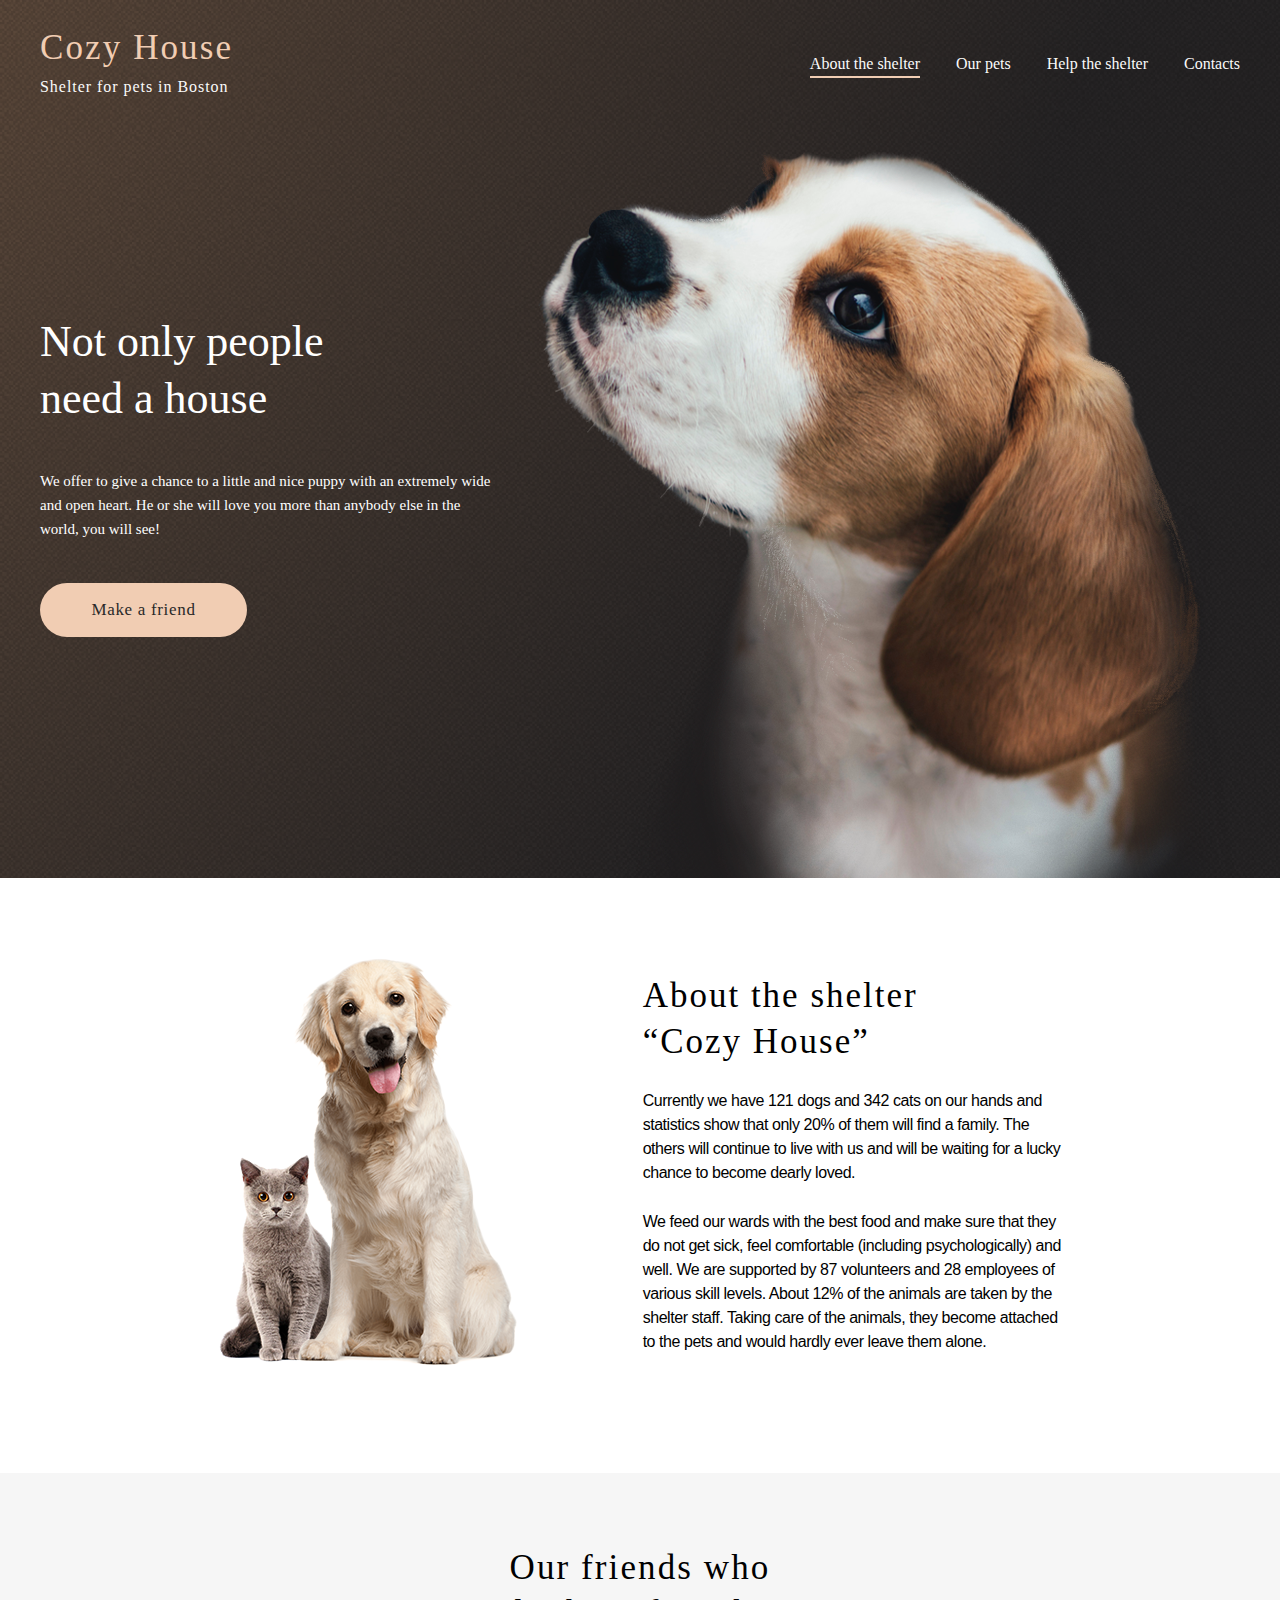
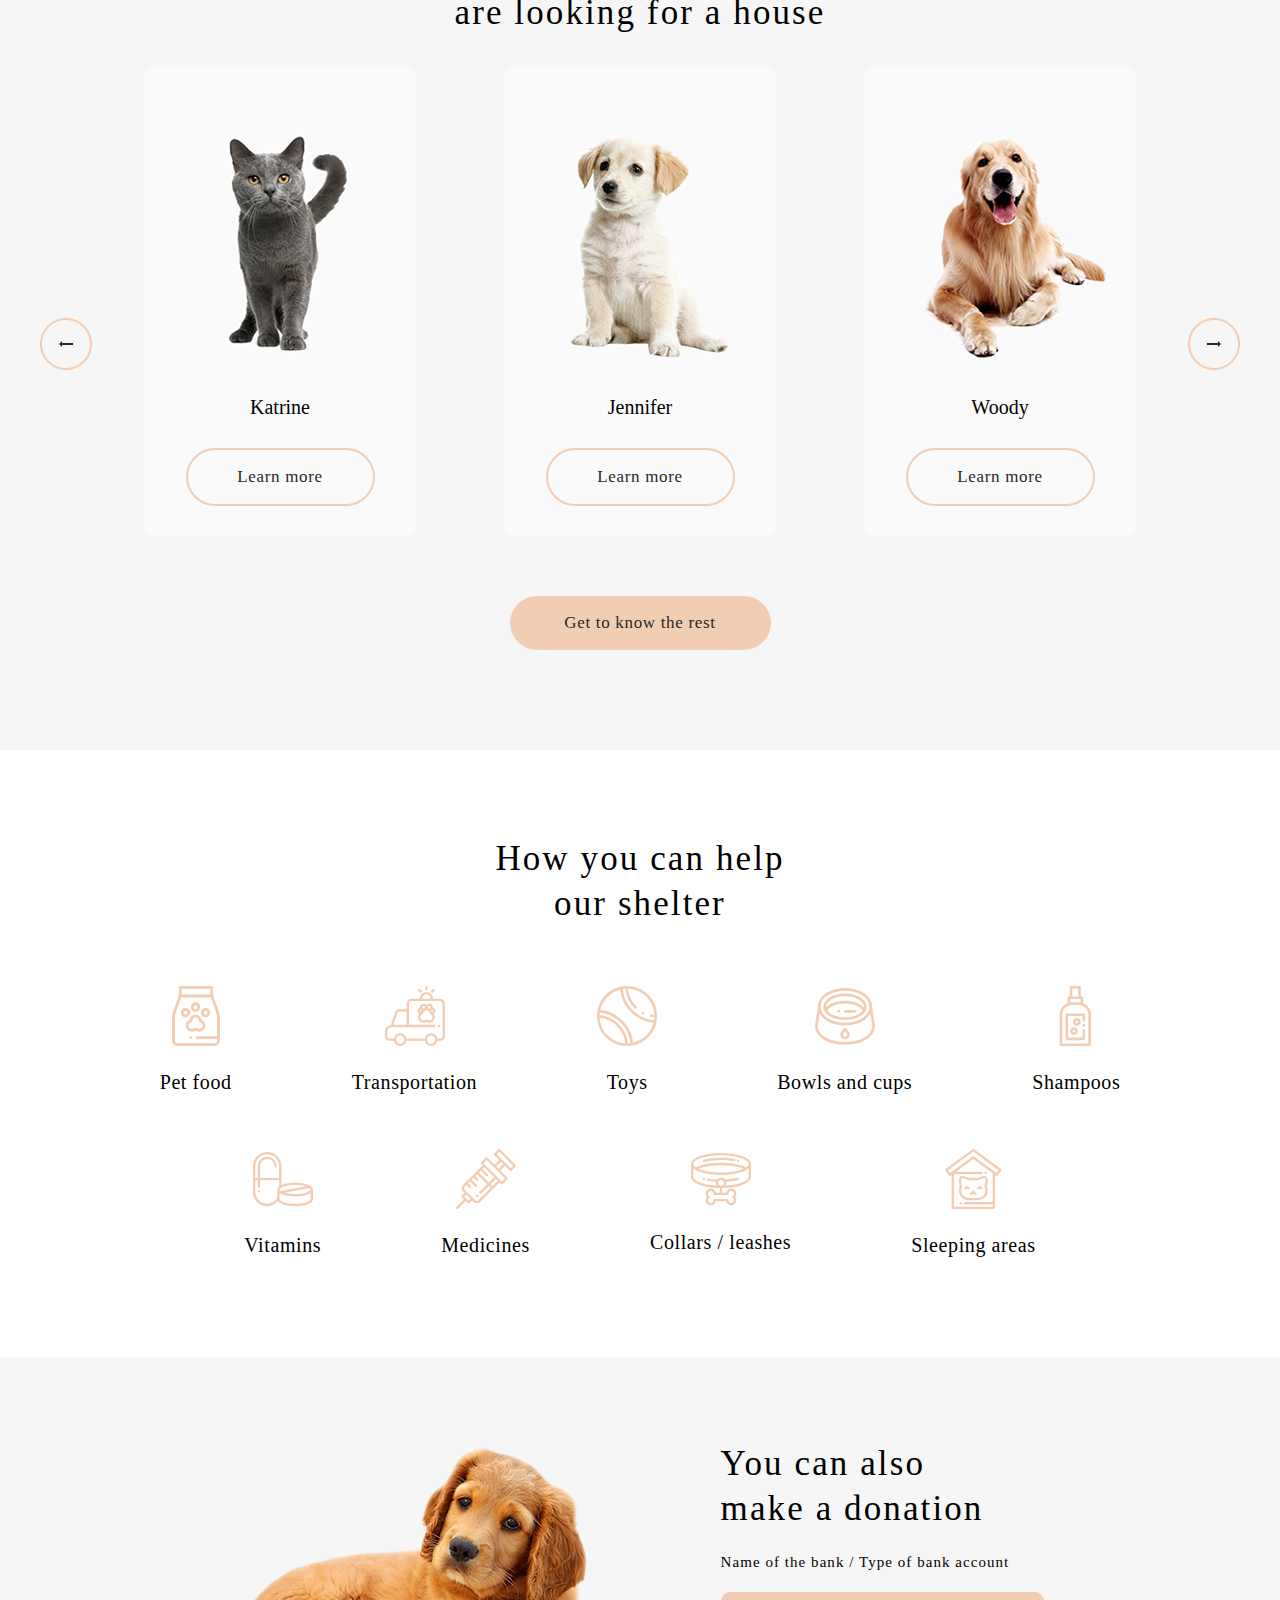
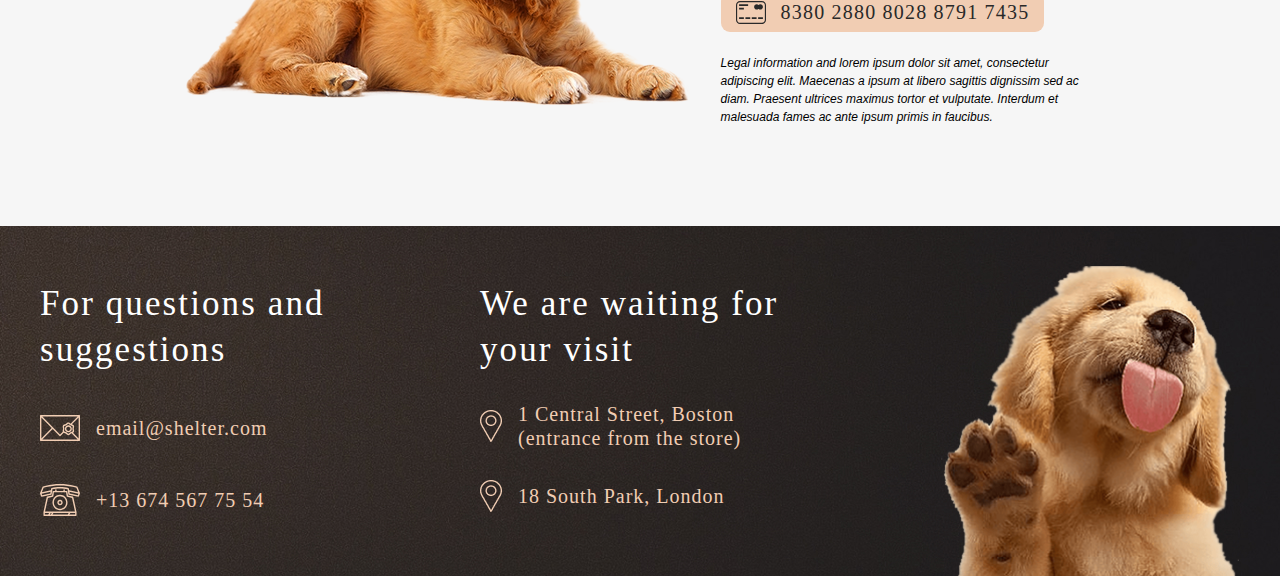
<file: shelter/pages/main/index.html>
<!DOCTYPE html>
<html lang="en">

<head>
  <meta charset="UTF-8">
  <meta http-equiv="X-UA-Compatible" content="IE=edge">
  <meta name="viewport" content="width=device-width, initial-scale=1.0">
  <link rel="normalize" href="./styles/normalize.css">
  <link rel="stylesheet" href="./styles/style.css">
  <link rel="icon" href="../../assets/icons/logo.ico">
  <title>Cozy House</title>
</head>
<body >
  <div class="wrapper">
  <header class="header" style="position: absolute;">
      <div class="container">
        <div class="header__navigation">
          <span class="container--hidden"></span>
          <a href="#" class="header__logo logo__hidden">
            <h1 class="title header__title">Cozy House</h1>
            <span>Shelter for pets in Boston</span>
          </a>
          <nav class="header__nav">
            <div class="header__logo">
              <a href="#">
                <h1 class="title header__title">Cozy House</h1>
                <span>Shelter for pets in Boston</span>
              </a>
            </div>
            <ul class="header__nav-list">
              <li class="header__nav-el active__page">
                <a href="../main/index.html#about" >About the shelter</a>
              </li>
              <li class="header__nav-el">
                <a href="../pets/index.html" >Our pets</a>
              </li>
              <li class="header__nav-el header__help">
                <a href="#help" >Help the shelter</a>
              </li>
              <li class="header__nav-el">
                <a href="#footer">Contacts</a>
              </li>
            </ul>
          </nav>
          <div class="header__burger">
            <span class="header__burger-item"></span>
          </div>
        </div>
      </div>
  </header>
  <main>
    <div class="start">
      <div class="start__container">
        <div class="start__container--left">
          <h2>Not only people need a house</h2>
          <div class="start__container--text">We offer to give a chance to a little and nice puppy with an extremely wide and open heart.
            He or she will love you more than anybody else in the world, you will see!</div>
          <a href="#friends" class="button__primary">Make a friend</a>
        </div>
        <div class="start__container--right">
          <img src="../../assets/images/start-screen-puppy.png" alt="puppy">
        </div>
      </div>
    </div>
    <div id="about" class="about">
      <div class="about__container">
        <div class="about__container--left">
          <img src="../../assets/images/about-pets.png" height = "408px" alt="pets">
        </div>
        <div class="about__container--right">
          <h3>About the shelter<br>“Cozy House”</h3>
          <div class="about__container--text">Currently we have 121 dogs and 342 cats on our hands and statistics show that only 20% of them will find a family. The others will continue to live with us and will be waiting for a lucky chance to become dearly loved.</div>
          <div class="about__container--text">We feed our wards with the best food and make sure that they do not get sick, feel comfortable (including psychologically) and well. We are supported by 87 volunteers and 28 employees of various skill levels. About 12% of the animals are taken by the shelter staff. Taking care of the animals, they become attached to the pets and would hardly ever leave them alone.</div>
        </div>
      </div>
    </div>
    <div id="friends" class="friends">
      <div class="friends__container">
        <h3>Our friends who <br> are looking for a house</h3>
        <div class="friends__wrapper">
          <div class="friends__container--arrow">
          </div>
          <div class="friends__slider">
            <div class="friends__slider--item" data-id="4">
              <div class="slider__image"></div>
              <img src="../../assets/images/pets/pets-katrine.png" alt="Katrine">
              <h4>Katrine</h4>
              <a href="#no_scroll" class="button__secondary">Learn more</a>
            </div>
            <div class="friends__slider--item" data-id="0">
              <div class="slider__image"></div>
              <img src="../../assets/images/pets/pets-jennifer.png" alt="Jennifer">
              <h4>Jennifer</h4>
              <a href="#no_scroll" class="button__secondary">Learn more</a>
            </div>
            <div class="friends__slider--item" data-id="2">
              <div class="slider__image"></div>
              <img src="../../assets/images/pets/pets-woody.png" alt="Woody">
              <h4>Woody</h4>
              <a href="#no_scroll" class="button__secondary">Learn more</a>
            </div>
          </div>
          <div class="friends__container--arrow arrow--right">
            </div>
            <div class="wrapper__arrows--mobile">
              <div class="friends__container--arrow active"></div>
              <div class="friends__container--arrow arrow--right active"></div>
            </div>
        </div>
        <a href="/s4mm4ael-JSFE2022Q1/shelter/pages/pets/index.html" class="button__primary">Get to know the rest</a>
      </div>
    </div>
    <div id="help" class="help">
      <div class="help__container">
        <h2>How you can help <br> our shelter</h2>
        <div class="help__container--wrapper">

            <div class="help__wrapper--item"><img src="../../assets/icons/icon-pet-food.svg" alt="icon"><p class="wrapper__item--text">Pet food</p></div>
            <div class="help__wrapper--item"><img src="../../assets/icons/icon-transportation.svg" alt="icon"><p class="wrapper__item--text">Transportation</p></div>
            <div class="help__wrapper--item"><img src="../../assets/icons/icon-toys.svg" alt="icon"><p class="wrapper__item--text">Toys</p></div>
            <div class="help__wrapper--item"><img src="../../assets/icons/icon-bowls-and-cups.svg" alt="icon"><p class="wrapper__item--text">Bowls and cups</p></div>
            <div class="help__wrapper--item"><img src="../../assets/icons/icon-shampoos.svg" alt="icon"><p class="wrapper__item--text">Shampoos</p></div>
            <div class="help__wrapper--item"><img src="../../assets/icons/icon-vitamins.svg" alt="icon"><p class="wrapper__item--text">Vitamins</p></div>
            <div class="help__wrapper--item"><img src="../../assets/icons/icon-medicines.svg" alt="icon"><p class="wrapper__item--text">Medicines</p></div>
            <div class="help__wrapper--item"><img src="../../assets/icons/collars-or-leashes.svg" alt="icon"><p class="wrapper__item--text">Collars / leashes</p></div>
            <div class="help__wrapper--item"><img src="../../assets/icons/icon-sleeping-area.svg" alt="icon"><p class="wrapper__item--text">Sleeping areas</p></div></div>
          </div>
        </div>
    <div class="donation">
      <div class="donation__container">
        <div class="donation__container--left">
          <img src="../../assets/images/donation-dog.png" alt="dog" >
        </div>
        <div class="donation__container--right">
          <h2>You can also <br> make a donation</h2>
          <p class="donation__container--banks">Name of the bank / Type of bank account</p>
          <div class="donation__container--account"><div class="donation__account--icon"><img src="../../assets/icons/credit-card.svg" alt="creditcard" height="23px"></div><a href="#!" class="donation__account--text">8380 2880 8028 8791 7435</a></div>
          <div class="donation__container--legal">Legal information and lorem ipsum dolor sit amet, consectetur adipiscing elit. Maecenas a ipsum at libero sagittis dignissim sed ac diam. Praesent ultrices maximus tortor et vulputate. Interdum et malesuada fames ac ante ipsum primis in faucibus.</div>
        </div>
      </div>
    </div>
    <footer class="footer">
      <div id="footer" class="footer__container">

        <div class="footer__container--left">
          <h3>For questions and suggestions</h3>
          <div class="footer__text">
            <img src="../../assets/icons/footer/icon-email.svg" alt="">
            <a href="mailto: email@shelter.com"><p>email@shelter.com</p></a>
          </div>
          <div class="footer__text">
            <img src="../../assets/icons/footer/icon-phone.svg" alt="">
            <a href="tel:+13 674 567 75 54"><p>+13 674 567 75 54</p></a>
          </div>
        </div>
          <div class="footer__container--center">
            <h3>We are waiting for your visit</h3>
            <div class="footer__text">
              <img src="../../assets/icons/footer/icon-marker.png" alt="">
              <a href="https://goo.gl/maps/eFMEPNtz32ZioJjEA" target="_blank"><p>1 Central Street, Boston <br> (entrance from the store)</p></a>
            </div>
            <div class="footer__text">
              <img src="../../assets/icons/footer/icon-marker.png" alt="">
              <a href="https://goo.gl/maps/91p9YNvcVtUgf6tk8" target="_blank"><p>18 South Park, London </p></a>
            </div>
          </div>
            <div class="footer__container--right">
            </div>
      </div>


    </footer>
    <div class="popup ">
      <div class="popup__body">
        <div class="popup__page">
          <div class="popup-wrapper">
            <img class="popup-wrapper__image"
            src="../../assets/images/pets/pets-charly.png" alt="Charly"></img>
            <div class="popup__content">
              <h3>Charly</h3>
              <h4>Jack Russell Terrier</h4>
              <div class="popup__text">
                This cute boy, Charly, is three years old and he likes adults and kids.
                He isn’t fond of many other dogs, so he might
                do best in a single dog home. Charly has lots of energy, and loves to run and play.
                We think a fenced yard would make him very happy.
              </div>
              <ul>
                <li><span>Age: </span></li>
                <li><span>Inoculations: </span></li>
                <li><span>Diseases: </span></li>
                <li><span>Parasites: </span></li>
              </ul>
            </div>
          </div>
          <div class="popup__close">
            <div class="popup__button">
              <img class="popup-close__button" src="../../assets/icons/close.svg" alt="">
            </div>
          </div>
        </div>
      </div>
    </div>
  </main>

  </div>
  <script src="./script.js"></script>
  <script src="./pets.js"></script>
</body>

</html>
</file>
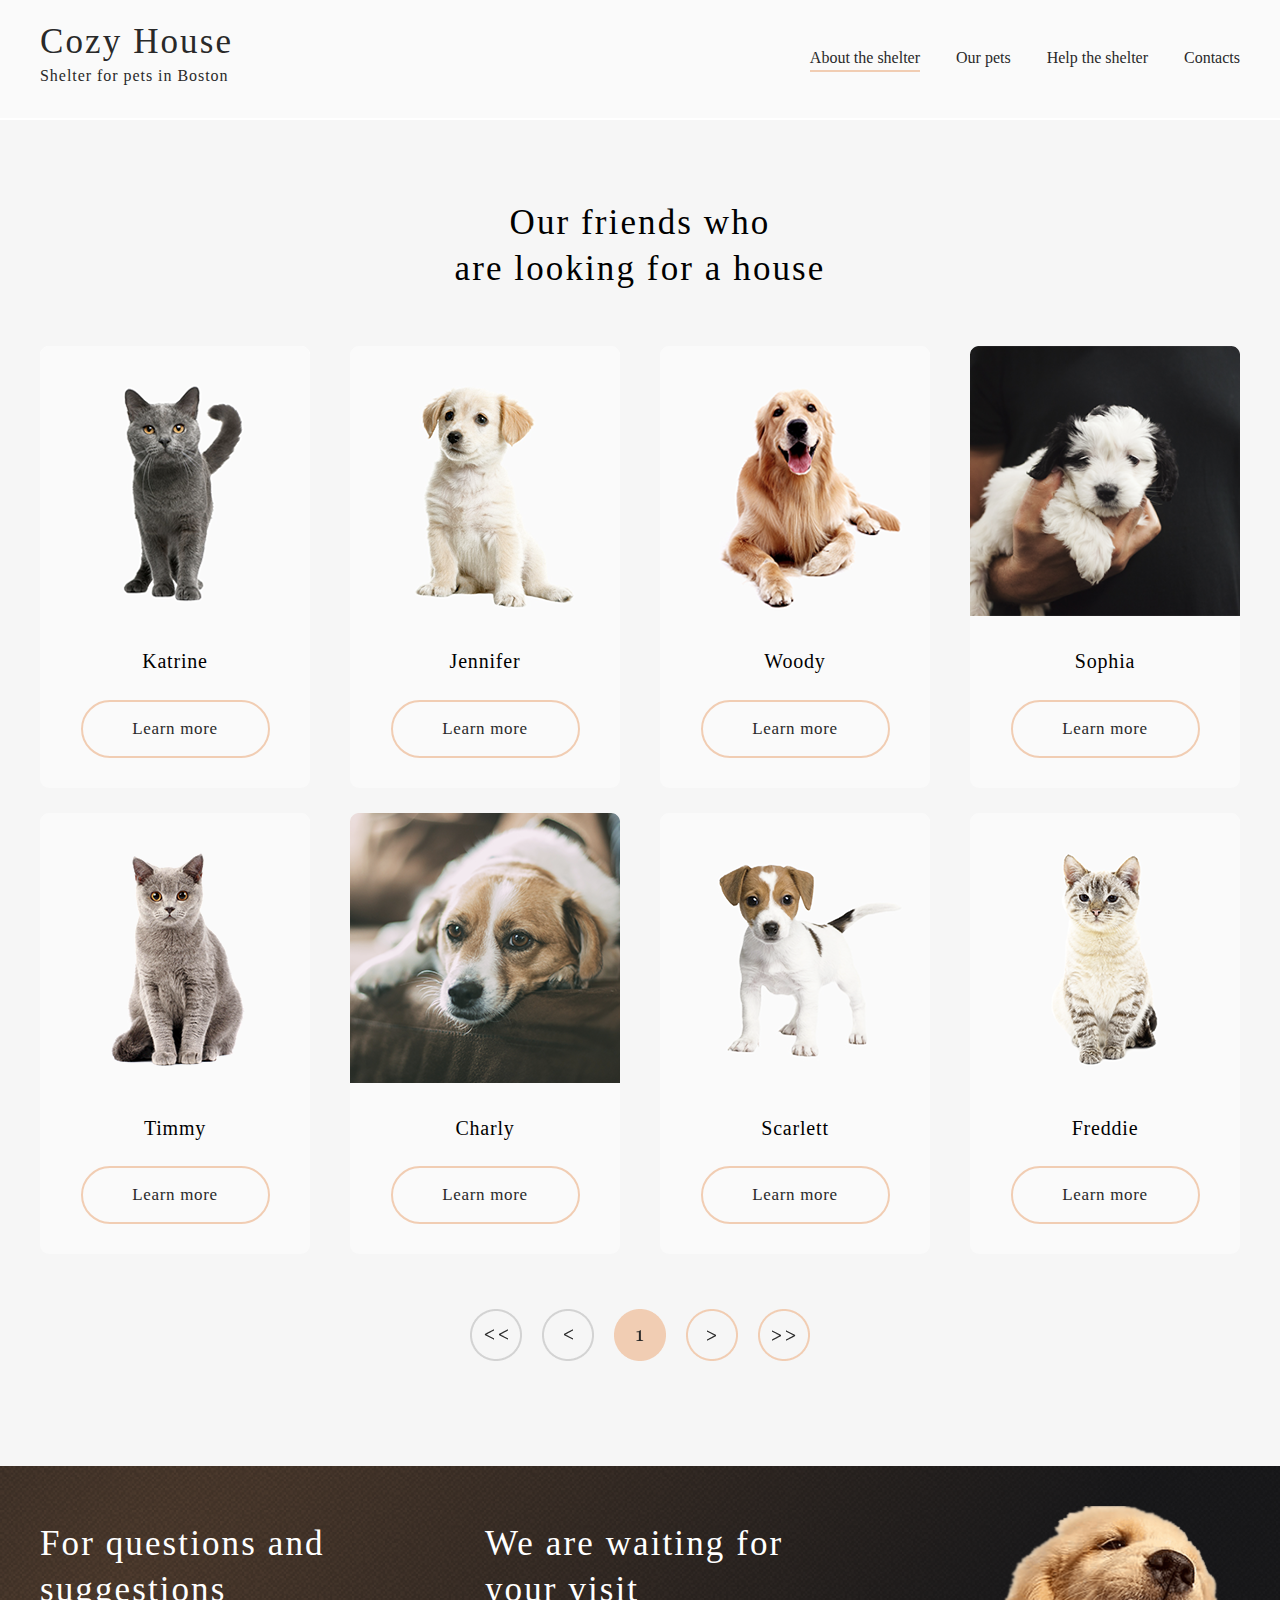
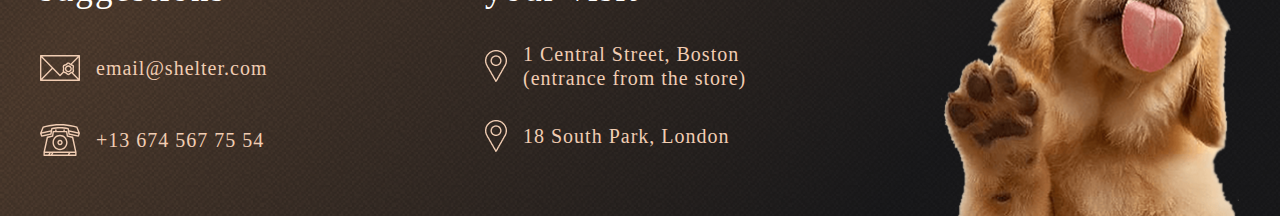
<file: shelter/pages/pets/index.html>
<!DOCTYPE html>
<html lang="en">

<head>
  <meta charset="UTF-8">
  <meta http-equiv="X-UA-Compatible" content="IE=edge">
  <meta name="viewport" content="width=device-width, initial-scale=1.0"">
  <link rel="normalize" href="./styles/normalize.css">
  <link rel="stylesheet" href="./styles/style.css">
  <link rel="icon" href="/s4mm4ael-JSFE2022Q1/shelter/assets/icons/logo.ico">
  <title>Cozy House - Our pets</title>
</head>
<body>
  <div class="wrapper">
    <header class="header" style="position: fixed;">
      <div class="container">
        <div class="header__navigation">
          <span class="container--hidden"></span>
          <a href="../main/index.html" class="header__logo logo__hidden">
            <h1 class="title header__title">Cozy House</h1>
            <span>Shelter for pets in Boston</span>
          </a>
          <nav class="header__nav">
            <div class="header__logo">
              <a href="#">
                <h1 class="title header__title">Cozy House</h1>
                <span>Shelter for pets in Boston</span>
              </a>
            </div>
            <ul class="header__nav-list">
              <li class="header__nav-el active__page">
                <a href="../main/index.html#about" >About the shelter</a>
              </li>
              <li class="header__nav-el">
                <a href="../pets/index.html" >Our pets</a>
              </li>
              <li class="header__nav-el header__help">
                <a href="../main/index.html#help" >Help the shelter</a>
              </li>
              <li class="header__nav-el">
                <a href="#footer">Contacts</a>
              </li>
            </ul>
          </nav>
          <div class="header__burger">
            <span class="header__burger-item"></span>
          </div>
        </div>
      </div>
  </header>
    <main>
      <div id="pets" class="pets">
        <div class="pets__container">
          <h3>Our friends who<br>are looking for a house</h3>
          <div class="pets__wrapper">
            <div class="pets__wrapper--item" data-id="4">
              <div class="pets__wrapper--image"><img src="../../assets/images/pets/pets-katrine.png" alt="Katrine"></div>
              <h4>Katrine</h4>
              <a href="#no_scroll" class="button__secondary">Learn more</a>
            </div>
            <div class="pets__wrapper--item" data-id="0">
              <div class="pets__wrapper--image"><img src="../../assets/images/pets/pets-jennifer.png" alt="Jennifer"></div>
              <h4>Jennifer</h4>
              <a href="#no_scroll" class="button__secondary">Learn more</a>
            </div>
            <div class="pets__wrapper--item" data-id="2">
              <div class="pets__wrapper--image"><img src="../../assets/images/pets/pets-woody.png" alt="Woody"></div>
              <h4>Woody</h4>
              <a href="#no_scroll" class="button__secondary">Learn more</a>
            </div>
            <div class="pets__wrapper--item" data-id="1">
              <div class="pets__wrapper--image"><img src="../../assets/images/pets/pets-sophia.png" alt="Sophia"></div>
              <h4>Sophia</h4>
              <a href="#no_scroll" class="button__secondary">Learn more</a>
            </div>
            <div class="pets__wrapper--item" data-id="5">
              <div class="pets__wrapper--image"><img src="../../assets/images/pets/pets-timmy.png" alt="Timmy"></div>
              <h4>Timmy</h4>
              <a href="#no_scroll" class="button__secondary">Learn more</a>
            </div>
            <div class="pets__wrapper--item " data-id="7">
              <div class="pets__wrapper--image"><img src="../../assets/images/pets/pets-charly.png" alt="Charly"></div>
              <h4>Charly</h4>
              <a href="#no_scroll" class="button__secondary ">Learn more</a>
            </div>
            <div class="pets__wrapper--item" data-id="3">
              <div class="pets__wrapper--image"><img src="../../assets/images/pets/pets-scarlet.png" alt="Scarlett"></div>
              <h4>Scarlett</h4>
              <a href="#no_scroll" class="button__secondary ">Learn more</a>
            </div>
            <div class="pets__wrapper--item" data-id="6">
              <div class="pets__wrapper--image"><img src="../../assets/images/pets/pets-freddie.png" alt="Freddie"></div>
              <h4>Freddie</h4>
              <a href="#no_scroll" class="button__secondary">Learn more</a>
            </div>
          </div>
          <div class="pets__navigation">
            <div class="pets__navigation--item disabled"><a href="#no_scroll"></a></div>
            <div class="pets__navigation--item disabled"><a href="#no_scroll"></a></div>
            <div class="pets__navigation--item"><a href="#no_scroll"></a></div>
            <div class="pets__navigation--item"><a href="#no_scroll"></a></div>
            <div class="pets__navigation--item"><a href="#no_scroll"></a></div>
          </div>
        </div>
      </div>
    </main>
    <footer class="footer">
      <div id="footer" class="footer__container">
        <div class="footer__container--left">
          <h3>For questions and suggestions</h3>
          <div class="footer__text">
            <img src="../../assets/icons/footer/icon-email.svg" alt="">
            <a href="mailto: email@shelter.com"><p>email@shelter.com</p></a>
          </div>
          <div class="footer__text">
            <img src="../../assets/icons/footer/icon-phone.svg" alt="">
            <a href="tel:+13 674 567 75 54"><p>+13 674 567 75 54</p></a>
          </div>
        </div>
          <div class="footer__container--center">
            <h3>We are waiting for your visit</h3>
            <div class="footer__text">
              <img src="../../assets/icons/footer/icon-marker.png" alt="">
              <a href="https://goo.gl/maps/eFMEPNtz32ZioJjEA" target="_blank"><p>1 Central Street, Boston <br> (entrance from the store)</p></a>
            </div>
            <div class="footer__text">
              <img src="../../assets/icons/footer/icon-marker.png" alt="">
              <a href="https://goo.gl/maps/91p9YNvcVtUgf6tk8" target="_blank"><p>18 South Park, London </p></a>
            </div>
          </div>
            <div class="footer__container--right">
            </div>
      </div>


    </footer>
    <div class="popup">
      <div class="popup__body">
        <div class="popup__page">
          <div class="popup-wrapper">
            <img class="popup-wrapper__image"
            src="../../assets/images/pets/pets-charly.png" alt="Charly"></img>
            <div class="popup__content">
              <h3>Charly</h3>
              <h4>Jack Russell Terrier</h4>
              <div class="popup__text">
                This cute boy, Charly, is three years old and he likes adults and kids.
                He isn’t fond of many other dogs, so he might
                do best in a single dog home. Charly has lots of energy, and loves to run and play.
                We think a fenced yard would make him very happy.
              </div>
              <ul>
                <li><span>Age: </span></li>
                <li><span>Inoculations: </span></li>
                <li><span>Diseases: </span></li>
                <li><span>Parasites: </span></li>
              </ul>
            </div>
          </div>
          <div class="popup__close">
            <div class="popup__button">
              <img class="popup-close__button" src="../../assets/icons/close.svg" alt="">
            </div>
          </div>
        </div>
      </div>
    </div>
  </div>

</body>
<script src="../pets/script.js">
</script>
<script src="../pets/pets.js"></script>
</html>
</file>
<file: shelter/pages/main/styles/style.css>
.header {
  left: 0;
  top: 0;
  z-index: 1;
  width: 100%;
  min-width: 320px;
  background-image: url(../../../assets/images/start-screen-gradient-background.png);
}

.header__title {
  margin-bottom: 10px;
  letter-spacing: 0.06em;
}

.header .container {
  padding: 0px 30px;
  max-width: 1280px;
  height: 100%;
  padding: 0px 40px;
  margin: 0 auto;
}

.header .container--hidden {
  display: none;
}

.header__navigation {
  display: -webkit-box;
  display: -ms-flexbox;
  display: flex;
  padding: 30px 0;
  -webkit-box-pack: justify;
      -ms-flex-pack: justify;
          justify-content: space-between;
}

.header .logo__hidden {
  -webkit-transition: all 0.3s ease 0s;
  transition: all 0.3s ease 0s;
}

.header .logo__hidden span {
  letter-spacing: 0.06em;
}

.header__nav {
  display: -webkit-box;
  display: -ms-flexbox;
  display: flex;
  -webkit-box-align: center;
      -ms-flex-align: center;
          align-items: center;
  -webkit-transition: all 0.3s ease 0s;
  transition: all 0.3s ease 0s;
}

.header__nav .header__logo {
  display: none;
}

.header__nav .header__logo span {
  letter-spacing: 0.06em;
}

.header__nav-list {
  display: -webkit-box;
  display: -ms-flexbox;
  display: flex;
  -webkit-column-gap: 36px;
          column-gap: 36px;
  list-style: none;
}

.header__nav-el a {
  -webkit-transition: all 0.3s ease;
  transition: all 0.3s ease;
  line-height: 18px;
}

.header__nav-el a:hover, .header__nav-el a:active {
  color: #B2B2B2;
}

.header .active__page {
  border-bottom: 2px solid #F1CDB3;
}

.header__burger {
  display: none;
}

.header__burger-item {
  background: #F1CDB3;
}

@media (max-width: 1279px) {
  .header__navigation {
    padding: 31px 0px 30px 0px;
  }
}

@media (max-width: 767px) {
  .header .active .container--hidden {
    content: '';
    position: fixed;
    top: 0;
    left: 0;
    width: 15%;
    height: 100vh;
    background-color: rgba(50, 50, 50, 0.6);
    display: block;
  }
  .header .active .logo__hidden {
    opacity: 0;
  }
  .header .active .header__nav {
    right: 0%;
  }
  .header .active .header__burger-item {
    -webkit-transform: rotate(90deg);
            transform: rotate(90deg);
  }
  .header__nav-el a {
    font-size: 32px;
  }
  .header__nav {
    position: absolute;
    top: 0;
    right: -100%;
    min-width: 320px;
    width: 85%;
    height: 100vh;
    min-height: 520px;
    background: #292929;
    overflow: hidden;
    display: -webkit-box;
    display: -ms-flexbox;
    display: flex;
    -webkit-box-orient: vertical;
    -webkit-box-direction: normal;
        -ms-flex-direction: column;
            flex-direction: column;
  }
  .header__nav .header__logo {
    display: block;
    top: 30px;
    left: 10px;
    position: absolute;
  }
  .header__nav .header__logo span {
    color: #F6F6F6;
  }
  .header__nav-list {
    -webkit-box-orient: vertical;
    -webkit-box-direction: normal;
        -ms-flex-direction: column;
            flex-direction: column;
    -webkit-box-pack: center;
        -ms-flex-pack: center;
            justify-content: center;
    width: 100%;
    height: 100%;
    row-gap: 70px;
    padding-top: 17px;
    -webkit-box-align: center;
        -ms-flex-align: center;
            align-items: center;
  }
  .header__burger {
    position: absolute;
    top: 49px;
    right: 53px;
    width: 30px;
    height: 22px;
    display: -webkit-box;
    display: -ms-flexbox;
    display: flex;
    -webkit-box-align: center;
        -ms-flex-align: center;
            align-items: center;
  }
  .header__burger-item {
    display: block;
    height: 2px;
    width: 30px;
    -webkit-transition: all 0.3s ease 0s;
    transition: all 0.3s ease 0s;
  }
  .header__burger-item::before, .header__burger-item::after {
    content: '';
    display: block;
    width: 30px;
    -webkit-transition: all 0.3s ease;
    transition: all 0.3s ease;
    height: 2px;
    background: #f1cdb3;
  }
  .header__burger-item::before {
    -webkit-transform: translateY(-10px);
            transform: translateY(-10px);
  }
  .header__burger-item::after {
    -webkit-transform: translateY(8px);
            transform: translateY(8px);
  }
}

@media (max-width: 338px) {
  .header .active .container--hidden {
    display: none;
  }
  .header .container {
    padding-left: 10px;
  }
}

.stop-scrolling {
  height: 100%;
  overflow: hidden;
}

.wrapper {
  position: relative;
  max-width: 1280px;
  overflow: hidden;
  height: 100%;
  background: #292929;
  margin: 0 auto;
}

.start {
  padding: 0 40px;
  padding-top: 150px;
  background-image: url(../../../assets/images/start-screen-gradient-background.png);
  background-repeat: no-repeat;
}

.start__container {
  display: -webkit-box;
  display: -ms-flexbox;
  display: flex;
  gap: 42px;
  color: #FFFFFF;
}

.start__container--left {
  display: -webkit-box;
  display: -ms-flexbox;
  display: flex;
  -webkit-box-orient: vertical;
  -webkit-box-direction: normal;
      -ms-flex-direction: column;
          flex-direction: column;
  margin-left: 0;
  max-width: 38%;
  padding-top: 163px;
}

.start__container--right {
  max-height: 728px;
}

.start__container h2 {
  font-size: 44px;
  max-width: 330px;
  line-height: 57.2px;
  padding-bottom: 42px;
}

.start__container--text {
  width: 100%;
  font-size: 15px;
  padding-bottom: 42px;
}

.about {
  padding: 80px 40px 100px 40px;
  background-color: #FFFFFF;
}

.about h3 {
  letter-spacing: 2px;
}

.about__container {
  display: -webkit-box;
  display: -ms-flexbox;
  display: flex;
  -ms-flex-pack: distribute;
      justify-content: space-around;
  -webkit-column-gap: 14.8%;
          column-gap: 14.8%;
  padding: 0 14.8%;
}

.about__container--right {
  display: -webkit-box;
  display: -ms-flexbox;
  display: flex;
  -webkit-box-orient: vertical;
  -webkit-box-direction: normal;
      -ms-flex-direction: column;
          flex-direction: column;
  height: 380px;
  gap: 25px;
  padding-top: 15px;
}

.about__container--text {
  width: 430px;
  font-family: Arial, Helvetica, sans-serif;
  line-height: 24px;
  letter-spacing: -0.028em;
}

.friends {
  background-color: #F6F6F6;
  padding: 5.6% 3.125% 7.81% 3.125%;
}

.friends .wrapper__arrows--mobile {
  display: none;
}

.friends__container {
  display: -webkit-box;
  display: -ms-flexbox;
  display: flex;
  -webkit-box-orient: vertical;
  -webkit-box-direction: normal;
      -ms-flex-direction: column;
          flex-direction: column;
  -webkit-box-align: center;
      -ms-flex-align: center;
          align-items: center;
}

.friends__container h3 {
  text-align: center;
  margin: 0 auto;
  letter-spacing: 0.06em;
}

.friends__container .button__primary {
  width: 261px;
}

.friends__container--arrow {
  overflow: hidden;
  display: block;
  margin-top: 25px;
  height: 52px;
  width: 52px;
  background-image: url(../../../assets/icons/button_arrow.png);
  background-size: cover;
}

.friends__container--arrow:hover, .friends__container--arrow:active {
  background-image: url(../../../assets/icons/button_arrow_hover.svg);
  -webkit-transition: 0.3s;
  transition: 0.3s;
}

.friends__container .arrow--right {
  -webkit-transform: rotate(180deg);
          transform: rotate(180deg);
}

.friends__wrapper {
  display: -webkit-box;
  display: -ms-flexbox;
  display: flex;
  -webkit-box-orient: horizontal;
  -webkit-box-direction: normal;
      -ms-flex-direction: row;
          flex-direction: row;
  -webkit-box-align: center;
      -ms-flex-align: center;
          align-items: center;
  margin-top: 2.5%;
  gap: 53px;
}

.friends__slider {
  display: -webkit-box;
  display: -ms-flexbox;
  display: flex;
  gap: 90px;
}

.friends__slider--item {
  display: -webkit-box;
  display: -ms-flexbox;
  display: flex;
  -webkit-box-orient: vertical;
  -webkit-box-direction: normal;
      -ms-flex-direction: column;
          flex-direction: column;
  -webkit-box-align: center;
      -ms-flex-align: center;
          align-items: center;
  -webkit-box-pack: center;
      -ms-flex-pack: center;
          justify-content: center;
  gap: 30px;
  background-color: #FAFAFA;
  padding-bottom: 30px;
  border-radius: 9px;
  margin-bottom: 60px;
}

.friends__slider--item:active, .friends__slider--item:hover {
  cursor: pointer;
  background-color: #FFFFFF;
}

.friends__slider--item:active .button__secondary, .friends__slider--item:hover .button__secondary {
  background-color: #FDDCC4;
  -webkit-transition: 0.3s;
  transition: 0.3s;
}

.friends__slider--item img {
  width: 100%;
}

.help {
  display: -webkit-box;
  display: -ms-flexbox;
  display: flex;
  -webkit-box-orient: vertical;
  -webkit-box-direction: normal;
      -ms-flex-direction: column;
          flex-direction: column;
  -webkit-box-align: center;
      -ms-flex-align: center;
          align-items: center;
  max-height: 611px;
  padding: 6.7% 0 7.8%;
  background-color: #FFFFFF;
}

.help__container {
  display: -webkit-box;
  display: -ms-flexbox;
  display: flex;
  -webkit-box-orient: vertical;
  -webkit-box-direction: normal;
      -ms-flex-direction: column;
          flex-direction: column;
  -webkit-box-align: center;
      -ms-flex-align: center;
          align-items: center;
  width: 100%;
  gap: 60px;
  padding: 0 90px;
}

.help__container h2 {
  text-align: center;
  letter-spacing: 0.06em;
  line-height: 45px;
}

.help__container--wrapper {
  display: -webkit-box;
  display: -ms-flexbox;
  display: flex;
  -webkit-box-orient: horizontal;
  -webkit-box-direction: normal;
      -ms-flex-direction: row;
          flex-direction: row;
  -webkit-box-pack: center;
      -ms-flex-pack: center;
          justify-content: center;
  -webkit-box-align: center;
      -ms-flex-align: center;
          align-items: center;
  -ms-flex-wrap: wrap;
      flex-wrap: wrap;
  -webkit-column-gap: 120px;
          column-gap: 120px;
  row-gap: 55px;
}

.help__container .wrapper__item--text {
  font-size: 20px;
  line-height: 23px;
  letter-spacing: 0.03em;
}

.help__wrapper--item {
  display: -webkit-box;
  display: -ms-flexbox;
  display: flex;
  -webkit-box-orient: vertical;
  -webkit-box-direction: normal;
      -ms-flex-direction: column;
          flex-direction: column;
  -webkit-box-align: center;
      -ms-flex-align: center;
          align-items: center;
  gap: 25px;
}

.donation {
  width: 100%;
  background-color: #F6F6F6;
  padding: 89px 0px 100px;
}

.donation__account--icon {
  display: -webkit-box;
  display: -ms-flexbox;
  display: flex;
}

.donation__container {
  display: -webkit-box;
  display: -ms-flexbox;
  display: flex;
  -webkit-box-orient: horizontal;
  -webkit-box-direction: normal;
      -ms-flex-direction: row;
          flex-direction: row;
  padding: 0 14.5%;
  margin: 0 auto;
  gap: 30px;
}

.donation__container--account {
  display: -webkit-box;
  display: -ms-flexbox;
  display: flex;
  -webkit-box-align: center;
      -ms-flex-align: center;
          align-items: center;
  width: -webkit-fit-content;
  width: -moz-fit-content;
  width: fit-content;
  gap: 15px;
  padding: 8px 15px;
  background-color: #F1CDB3;
  border-radius: 9px;
}

.donation__container--account:hover, .donation__container--accountactive {
  background-color: #FDDCC4;
  -webkit-transition: 0.3s;
  transition: 0.3s;
}

.donation__container--legal {
  font-family: Arial, Helvetica, sans-serif;
  font-style: italic;
  font-size: 12px;
  line-height: 18px;
}

.donation__container--banks {
  font-size: 15px;
  line-height: 16.5px;
  letter-spacing: 0.07em;
}

.donation__container--right {
  display: -webkit-box;
  display: -ms-flexbox;
  display: flex;
  -webkit-box-orient: vertical;
  -webkit-box-direction: normal;
      -ms-flex-direction: column;
          flex-direction: column;
  gap: 22px;
}

.donation__container--right h2 {
  font-size: 35px;
  line-height: 45.5px;
  letter-spacing: 0.06em;
  margin-top: -5px;
}

.donation__account--text {
  font-size: 20px;
  letter-spacing: 0.06em;
  color: #292929;
}

.footer {
  background-image: url(../../../assets/images/start-screen-background.jpg);
  background-size: cover;
  padding: 40px 40px 0 40px;
}

.footer h3 {
  color: #FFFFFF;
  letter-spacing: 0.06em;
}

.footer p {
  color: #F1CDB3;
}

.footer__text {
  display: -webkit-box;
  display: -ms-flexbox;
  display: flex;
  -webkit-box-align: center;
      -ms-flex-align: center;
          align-items: center;
  font-size: 20px;
  letter-spacing: 0.05em;
}

.footer__text p {
  margin-left: 16px;
}

.footer__container {
  display: -webkit-box;
  display: -ms-flexbox;
  display: flex;
  -webkit-box-orient: horizontal;
  -webkit-box-direction: normal;
      -ms-flex-direction: row;
          flex-direction: row;
  -webkit-column-gap: 140px;
          column-gap: 140px;
}

.footer__container h3 {
  width: 300px;
}

.footer__container--left, .footer__container--center {
  padding-top: 15px;
  width: -webkit-max-content;
  width: -moz-max-content;
  width: max-content;
  display: -webkit-box;
  display: -ms-flexbox;
  display: flex;
  -webkit-box-orient: vertical;
  -webkit-box-direction: normal;
      -ms-flex-direction: column;
          flex-direction: column;
  justify-items: flex-start;
  gap: 40px;
}

.footer__container--center {
  gap: 30px;
}

.footer__container--right {
  background: url(../../../assets/images/footer-puppy.png);
  background-size: cover;
  height: 310px;
  width: 300px;
  margin-left: 20px;
}

@media (max-width: 1279px) {
  .wrapper {
    width: 100%;
  }
  .start {
    display: -webkit-box;
    display: -ms-flexbox;
    display: flex;
    -webkit-box-align: start;
        -ms-flex-align: start;
            align-items: flex-start;
    background: url(../../../assets/images/start-screen-gradient-background.png);
    background-size: cover;
  }
  .start__container {
    margin: 0 auto;
    -webkit-box-pack: center;
        -ms-flex-pack: center;
            justify-content: center;
    -webkit-box-align: center;
        -ms-flex-align: center;
            align-items: center;
    -webkit-box-orient: vertical;
    -webkit-box-direction: normal;
        -ms-flex-direction: column;
            flex-direction: column;
  }
  .start__container--left {
    max-width: 460px;
    margin-bottom: 55px;
    padding-top: 0;
    margin-right: 10px;
  }
  .start__container--right {
    margin-left: 129px;
    max-height: 593px;
  }
  .start__container--right img {
    max-width: 569px;
  }
  .start__container .button__primary {
    margin: 0 auto;
  }
  .about {
    display: -webkit-box;
    display: -ms-flexbox;
    display: flex;
    padding: 70px 0 100px;
  }
  .about__container {
    margin: 0 auto;
    -webkit-box-orient: vertical;
    -webkit-box-direction: reverse;
        -ms-flex-direction: column-reverse;
            flex-direction: column-reverse;
    row-gap: 90px;
  }
  .about__container--left {
    display: -webkit-box;
    display: -ms-flexbox;
    display: flex;
    -webkit-box-align: center;
        -ms-flex-align: center;
            align-items: center;
  }
  .about__container--left img {
    margin: 0 auto;
  }
  .friends {
    padding: 0;
    padding-top: 85px;
    padding-bottom: 100px;
  }
  .friends__container {
    gap: 25px;
  }
  .friends__wrapper {
    margin: 0;
    gap: 12px;
  }
  .friends__wrapper__arrows--mobile {
    display: none;
  }
  .friends__slider {
    display: -webkit-box;
    display: -ms-flexbox;
    display: flex;
    gap: 42px;
  }
  .friends__slider--item {
    width: 270px;
  }
  .friends__slider--item:nth-child(3) {
    display: none;
  }
  .friends .button__primary {
    margin-top: 30px;
  }
  .help {
    max-height: 779px;
    padding-top: 80px;
  }
  .help__container {
    padding: 0;
    gap: 65px;
  }
  .help__container--wrapper {
    display: -ms-grid;
    display: grid;
    text-align: center;
    width: 700px;
    -ms-grid-columns: (170px)[3];
        grid-template-columns: repeat(3, 170px);
    -webkit-column-gap: 60px;
            column-gap: 60px;
    row-gap: 60px;
    -webkit-box-pack: center;
        -ms-flex-pack: center;
            justify-content: center;
  }
  .help__container--wrapper .wrapper__item--text {
    margin-top: 0;
  }
  .help__container--item {
    gap: 0px;
  }
  .donation {
    padding: 80px 0 90px;
  }
  .donation__container {
    -webkit-box-orient: vertical;
    -webkit-box-direction: reverse;
        -ms-flex-direction: column-reverse;
            flex-direction: column-reverse;
    width: auto;
    -webkit-box-align: center;
        -ms-flex-align: center;
            align-items: center;
    -webkit-box-pack: center;
        -ms-flex-pack: center;
            justify-content: center;
    padding-top: 45px;
    gap: 65px;
  }
  .donation__container--left {
    margin: 0 auto;
  }
  .donation__container--right {
    max-width: 380px;
    margin: 0 auto;
    gap: 20px;
  }
  .footer {
    padding-top: 15px;
  }
  .footer h3 {
    display: block;
    width: 300px;
  }
  .footer__container {
    width: auto;
    display: -ms-grid;
    display: grid;
    -ms-grid-columns: (245px)[2];
        grid-template-columns: repeat(2, 245px);
    -webkit-column-gap: 100px;
            column-gap: 100px;
    row-gap: 65px;
  }
  .footer__container--left {
    margin-left: 25px;
    gap: 40px;
  }
  .footer__container--center {
    padding-left: 20px;
  }
  .footer__container--right {
    margin: 0 auto;
    -ms-grid-column: 1;
    -ms-grid-column-span: 3;
    grid-column: 1/4;
  }
}

@media (max-width: 767px) {
  .wrapper {
    width: 100%;
  }
  .start__container {
    margin: 0 auto;
    -webkit-box-align: start;
        -ms-flex-align: start;
            align-items: flex-start;
  }
  .start__container--text {
    letter-spacing: 0.01em;
    margin-left: 5px;
  }
  .start__container--left {
    max-width: 300px;
    margin: 0 auto;
    padding-top: 0;
    text-align: center;
    -webkit-box-align: center;
        -ms-flex-align: center;
            align-items: center;
  }
  .start__container--left h2 {
    max-width: 230px;
    font-size: 25px;
    line-height: 32.5px;
    letter-spacing: 0.05em;
    margin-left: 6px;
  }
  .start__container--right {
    margin: 60px 40px -8px 50px;
  }
  .start__container--right img {
    height: 272px;
  }
  .start__container .button__primary {
    margin: 0 auto;
  }
  .about {
    display: -webkit-box;
    display: -ms-flexbox;
    display: flex;
    padding: 0;
  }
  .about__container {
    margin: 0 auto;
    -webkit-box-orient: vertical;
    -webkit-box-direction: reverse;
        -ms-flex-direction: column-reverse;
            flex-direction: column-reverse;
    row-gap: 90px;
    max-width: 300px;
    padding: 40px 0 0;
  }
  .about__container--text {
    max-width: 270px;
    text-align: justify;
  }
  .about__container--left {
    display: -webkit-box;
    display: -ms-flexbox;
    display: flex;
    -webkit-box-align: center;
        -ms-flex-align: center;
            align-items: center;
    text-align: center;
  }
  .about__container--left img {
    margin: 67px auto 0;
    height: 353px;
  }
  .about__container--right {
    padding: 0 15px;
  }
  .about__container--right h3 {
    text-align: center;
    font-size: 25px;
    line-height: 32.5px;
    letter-spacing: 0.05em;
  }
  .friends {
    padding-bottom: 42px;
  }
  .friends h3 {
    text-align: center;
    font-size: 25px;
    line-height: 32.5px;
    letter-spacing: 0.05em;
  }
  .friends .wrapper__arrows--mobile {
    display: -webkit-box;
    display: -ms-flexbox;
    display: flex;
  }
  .friends__container {
    gap: 15px;
  }
  .friends__container--arrow {
    display: none;
  }
  .friends__wrapper {
    -webkit-box-orient: vertical;
    -webkit-box-direction: normal;
        -ms-flex-direction: column;
            flex-direction: column;
    margin: 0;
  }
  .friends__slider {
    display: -webkit-box;
    display: -ms-flexbox;
    display: flex;
    gap: 42px;
    -webkit-box-ordinal-group: 1;
        -ms-flex-order: 0;
            order: 0;
  }
  .friends__slider--item {
    width: 270px;
    gap: 30px;
  }
  .friends__slider--item:nth-child(3), .friends__slider--item:nth-child(2) {
    display: none;
  }
  .friends .button__primary {
    margin-top: 26px;
  }
  .wrapper__arrows--mobile {
    display: -webkit-box;
    display: -ms-flexbox;
    display: flex;
    margin-top: -25px;
    gap: 80px;
  }
  .wrapper__arrows--mobile .active {
    display: block;
  }
  .help {
    padding: 40px 0 40px;
  }
  .help__container {
    gap: 0;
  }
  .help h2 {
    max-width: 230px;
    font-size: 25px;
    line-height: 32.5px;
    letter-spacing: 0.05em;
    margin-left: 6px;
  }
  .help__container--wrapper {
    -ms-grid-columns: (130px)[auto-fill];
        grid-template-columns: repeat(auto-fill, 130px);
    gap: 25px;
    margin-top: 42px;
    max-width: 300px;
  }
  .help__wrapper--item {
    margin-top: 3px;
    gap: 15px;
  }
  .help__wrapper--item img {
    height: 50px;
  }
  .help .wrapper__item--text {
    font-size: 15px;
  }
  .donation {
    padding: 50px 0 0 0;
  }
  .donation__container {
    padding: 0;
    gap: 0;
  }
  .donation__container--banks {
    letter-spacing: -0.01em;
    margin-bottom: 5px;
  }
  .donation__container--account {
    padding-top: 10px;
    margin: 0 auto 0;
  }
  .donation__container--legal {
    text-align: justify;
    width: 280px;
  }
  .donation__account--text {
    font-size: 15px;
  }
  .donation h2 {
    text-align: center;
    font-size: 25px;
    line-height: 32.5px;
  }
  .donation__container--right {
    text-align: center;
    -ms-grid-column-align: center;
        justify-self: center;
    max-width: 380px;
    margin-bottom: 42px;
  }
  .donation__container--left {
    margin-bottom: 38px;
  }
  .donation__container--left img {
    width: 260px;
  }
  .footer {
    padding: 15px 0 0 15px;
  }
  .footer__text {
    margin: 0 auto;
  }
  .footer__container {
    display: -webkit-box;
    display: -ms-flexbox;
    display: flex;
    max-width: 300px;
    -webkit-box-orient: vertical;
    -webkit-box-direction: normal;
        -ms-flex-direction: column;
            flex-direction: column;
    row-gap: 20px;
    margin-right: 20px;
  }
  .footer__container h3 {
    display: block;
    text-align: center;
    width: 278px;
    font-size: 25px;
    line-height: 32.5px;
    letter-spacing: 0.08em;
    margin-left: 5px;
  }
  .footer__container--left {
    margin: 0 auto;
  }
  .footer__container--center {
    padding-left: 0;
    margin: 0 auto;
    gap: 40px;
    margin-bottom: 20px;
  }
  .footer__container--center .footer__text {
    margin-left: 0;
  }
  .footer__container--right {
    height: 268px;
    width: 260px;
  }
}

@media (max-width: 320px) {
  .start__container--right {
    margin: 0;
  }
  .start__container--right img {
    height: 272px;
  }
}

.button__primary {
  display: block;
  width: 207px;
  padding: 15px 45px;
  font-size: 17px;
  color: #292929;
  text-align: center;
  vertical-align: middle;
  letter-spacing: 0.04em;
  border-radius: 30px;
  background-color: #F1CDB3;
}

.button__primary:hover, .button__primary:active, .button__primary:focus {
  background-color: #FDDCC4;
  -webkit-transition: 0.3s;
  transition: 0.3s;
}

.button__secondary {
  display: block;
  width: 189px;
  padding: 15px 45px;
  font-size: 17px;
  color: #292929;
  text-align: center;
  letter-spacing: 0.04em;
  border: 2px solid #F1CDB3;
  border-radius: 30px;
}

.button__secondary:hover, .button__secondary:active, .button__secondary:focus {
  background-color: #FDDCC4;
  -webkit-transition: 0.3s;
  transition: 0.3s;
}

.popup {
  position: fixed;
  top: 0;
  left: 0;
  opacity: 0;
  visibility: hidden;
  width: 100%;
  height: 100%;
  background-color: rgba(41, 41, 41, 0.6);
  -webkit-transition: all 1s ease 0s;
  transition: all 1s ease 0s;
}

.popup__body {
  display: -webkit-box;
  display: -ms-flexbox;
  display: flex;
  position: relative;
  -webkit-box-align: center;
      -ms-flex-align: center;
          align-items: center;
  -webkit-box-pack: center;
      -ms-flex-pack: center;
          justify-content: center;
  min-height: 100%;
}

.popup__page {
  background-color: #FAFAFA;
  position: relative;
  width: 900px;
  height: 500px;
  color: #292929;
  border-radius: 10px;
  opacity: 0;
  -webkit-transform: translate(0px, 150%);
          transform: translate(0px, 150%);
  -webkit-transition: all 1s ease;
  transition: all 1s ease;
}

.popup__page .open {
  opacity: 0;
}

.popup-wrapper {
  position: relative;
  display: -webkit-box;
  display: -ms-flexbox;
  display: flex;
  width: 100%;
  height: 100%;
}

.popup-wrapper__image {
  display: inline-block;
  border-radius: 10px 0 0 10px;
  width: 500px;
}

.popup__content {
  display: -webkit-box;
  display: -ms-flexbox;
  display: flex;
  -webkit-box-orient: vertical;
  -webkit-box-direction: normal;
      -ms-flex-direction: column;
          flex-direction: column;
  max-width: 351px;
  height: 362px;
  color: #292929;
  margin-top: 50px;
  margin-left: 30px;
  font-family: Georgia, "Times New Roman", Times, serif;
}

.popup__content ul {
  padding-left: 10px;
  list-style: none;
}

.popup__content li {
  padding-bottom: 5px;
  letter-spacing: 0.06em;
}

.popup__content li :before {
  content: '';
  display: inline-block;
  height: 8px;
  width: 8px;
  border-radius: 3px;
  background-color: #F1CDB3;
  margin-right: 15px;
}

.popup__content li span {
  font-weight: 600;
}

.popup h3 {
  margin-bottom: 10px;
  color: #292929;
  font-family: Georgia, "Times New Roman", Times, serif;
  letter-spacing: 0.06em;
}

.popup h4 {
  color: #292929;
  font-weight: 600;
  margin-bottom: 30px;
  letter-spacing: 0.06em;
}

.popup__text {
  margin-bottom: 20px;
  letter-spacing: 0.06em;
}

.popup__close {
  position: absolute;
  top: -55px;
  right: -35px;
}

.popup .popup__button {
  border-radius: 100px;
  height: 52px;
  width: 52px;
  font-family: Georgia, 'Times New Roman', Times, serif;
  font-size: 17px;
  font-weight: 400;
  letter-spacing: 0.06em;
  color: #292929;
  cursor: pointer;
  display: inline-block;
  line-height: 50px;
  text-align: center;
  text-decoration: none;
  border: 1px solid #F1CDB3;
}

.popup .popup__button:hover {
  background-color: #F1CDB3;
  -webkit-transition: 0.3s;
  transition: 0.3s;
}

.open {
  opacity: 1;
  visibility: visible;
  z-index: 10;
}

.open .popup__page {
  opacity: 1;
  -webkit-transform: translate(0px, 0%);
          transform: translate(0px, 0%);
}

@media (min-width: 768px) and (max-width: 1279px) {
  .popup__page {
    width: 630px;
    height: 350px;
  }
  .popup__content {
    height: 100%;
    margin: 0;
    margin-left: 5px;
    font-size: 15px;
  }
  .popup__content ul {
    line-height: 15px;
    margin-bottom: 0px;
  }
  .popup-wrapper__image {
    width: 350px;
    height: 350px;
  }
  .popup__text {
    line-height: 18px;
    margin-bottom: 10px;
  }
  .popup h3 {
    margin-bottom: 5px;
  }
  .popup h4 {
    margin-bottom: 10px;
  }
}

@media (max-width: 767px) {
  .popup__page {
    width: 240px;
    height: 341px;
  }
  .popup__content {
    height: 100%;
    margin: 0 0 10px 0;
    padding: 5px;
    font-size: 14px;
  }
  .popup__content ul {
    line-height: 10px;
    margin-bottom: 0px;
  }
  .popup__content ul li {
    padding-bottom: 0;
  }
  .popup-wrapper__image {
    display: none;
  }
  .popup__text {
    line-height: 15px;
    margin-bottom: 0;
  }
  .popup h3 {
    margin-top: 5px;
    margin-bottom: 5px;
    text-align: center;
    line-height: 15px;
  }
  .popup h4 {
    margin-bottom: 5px;
    text-align: center;
    line-height: 20px;
  }
}

.hover {
  background-color: #F1CDB3;
  -webkit-transition: 0.3s;
  transition: 0.3s;
}

* {
  -webkit-box-sizing: border-box;
          box-sizing: border-box;
  margin: 0;
  padding: 0;
  font-family: Georgia, "Times New Roman", Times, serif;
  font-weight: 400;
  line-height: 24px;
  outline: none;
}

html {
  scroll-behavior: smooth;
}

body {
  position: relative;
  margin: 0;
  background: #1d1b1b;
}

a {
  color: #FAFAFA;
  text-decoration: none;
}

h1 {
  font-size: 35px;
  color: #F1CDB3;
  line-height: 35.2px;
}

h2 {
  font-size: 35px;
  font-weight: 500;
}

h3 {
  font-size: 35px;
  line-height: 45.5px;
}

h4 {
  font-size: 20px;
  line-height: 22.72px;
}

@media (max-width: 1279px) {
  body {
    margin: 0 auto;
  }
  main {
    width: 100%;
  }
}

@media (max-width: 767px) {
  body {
    margin: 0 auto;
  }
}
/*# sourceMappingURL=style.css.map */
</file>
<file: shelter/pages/pets/styles/style.css>
.header {
  left: 0;
  top: 0;
  z-index: 1;
  width: 100%;
  min-width: 320px;
  background-color: #FAFAFA;
}

.header__title {
  color: #292929;
  margin-bottom: 10px;
  letter-spacing: 0.06em;
}

.header .container {
  padding: 0px 30px;
  max-width: 1280px;
  height: 100%;
  padding: 0px 40px;
  margin: 0 auto;
}

.header .container--hidden {
  display: none;
}

.header__navigation {
  display: -webkit-box;
  display: -ms-flexbox;
  display: flex;
  padding: 30px 0;
  -webkit-box-pack: justify;
      -ms-flex-pack: justify;
          justify-content: space-between;
}

.header .logo__hidden {
  color: #292929;
  -webkit-transition: all 0.3s ease 0s;
  transition: all 0.3s ease 0s;
}

.header .logo__hidden span {
  letter-spacing: 0.06em;
}

.header__nav {
  display: -webkit-box;
  display: -ms-flexbox;
  display: flex;
  -webkit-box-align: center;
      -ms-flex-align: center;
          align-items: center;
  -webkit-transition: all 0.3s ease 0s;
  transition: all 0.3s ease 0s;
}

.header__nav .header__logo {
  color: #292929;
  display: none;
}

.header__nav .header__logo span {
  letter-spacing: 0.06em;
}

.header__nav-list {
  display: -webkit-box;
  display: -ms-flexbox;
  display: flex;
  -webkit-column-gap: 36px;
          column-gap: 36px;
  list-style: none;
}

.header__nav-el a {
  color: #292929;
  -webkit-transition: all 0.3s ease;
  transition: all 0.3s ease;
  line-height: 18px;
}

.header__nav-el a:hover, .header__nav-el a:active {
  color: #B2B2B2;
}

.header .active__page {
  border-bottom: 2px solid #F1CDB3;
}

.header__burger {
  display: none;
}

.header__burger-item {
  background: #292929;
}

@media (max-width: 1279px) {
  .header__navigation {
    padding: 31px 0px 30px 0px;
  }
}

@media (max-width: 767px) {
  .header .active .container--hidden {
    content: '';
    position: fixed;
    top: 0;
    left: 0;
    width: 15%;
    height: 100vh;
    background-color: rgba(50, 50, 50, 0.6);
    display: block;
  }
  .header .active .logo__hidden {
    opacity: 0;
  }
  .header .active .header__nav {
    right: 0%;
  }
  .header .active .header__burger-item {
    -webkit-transform: rotate(90deg);
            transform: rotate(90deg);
  }
  .header__nav-el a {
    color: #292929;
    font-size: 32px;
  }
  .header__nav {
    position: absolute;
    top: 0;
    right: -100%;
    min-width: 320px;
    width: 85%;
    height: 100vh;
    min-height: 520px;
    background: #FAFAFA;
    overflow: hidden;
    display: -webkit-box;
    display: -ms-flexbox;
    display: flex;
    -webkit-box-orient: vertical;
    -webkit-box-direction: normal;
        -ms-flex-direction: column;
            flex-direction: column;
  }
  .header__nav .header__logo {
    display: block;
    top: 30px;
    left: 10px;
    position: absolute;
  }
  .header__nav .header__logo span {
    color: #292929;
  }
  .header__nav-list {
    -webkit-box-orient: vertical;
    -webkit-box-direction: normal;
        -ms-flex-direction: column;
            flex-direction: column;
    -webkit-box-pack: center;
        -ms-flex-pack: center;
            justify-content: center;
    width: 100%;
    height: 100%;
    row-gap: 70px;
    padding-top: 17px;
    -webkit-box-align: center;
        -ms-flex-align: center;
            align-items: center;
  }
  .header__burger {
    position: absolute;
    top: 49px;
    right: 53px;
    width: 30px;
    height: 22px;
    display: -webkit-box;
    display: -ms-flexbox;
    display: flex;
    -webkit-box-align: center;
        -ms-flex-align: center;
            align-items: center;
  }
  .header__burger-item {
    display: block;
    height: 2px;
    width: 30px;
    -webkit-transition: all 0.3s ease 0s;
    transition: all 0.3s ease 0s;
  }
  .header__burger-item::before, .header__burger-item::after {
    content: '';
    display: block;
    width: 30px;
    -webkit-transition: all 0.3s ease;
    transition: all 0.3s ease;
    height: 2px;
    background: #292929;
  }
  .header__burger-item::before {
    -webkit-transform: translateY(-10px);
            transform: translateY(-10px);
  }
  .header__burger-item::after {
    -webkit-transform: translateY(8px);
            transform: translateY(8px);
  }
}

@media (max-width: 338px) {
  .header .active .container--hidden {
    display: none;
  }
  .header .container {
    padding-left: 10px;
  }
}

.popup {
  position: fixed;
  top: 0;
  left: 0;
  opacity: 0;
  visibility: hidden;
  width: 100%;
  height: 100%;
  background-color: rgba(41, 41, 41, 0.6);
  -webkit-transition: all 1s ease 0s;
  transition: all 1s ease 0s;
}

.popup__body {
  display: -webkit-box;
  display: -ms-flexbox;
  display: flex;
  position: relative;
  -webkit-box-align: center;
      -ms-flex-align: center;
          align-items: center;
  -webkit-box-pack: center;
      -ms-flex-pack: center;
          justify-content: center;
  min-height: 100%;
}

.popup__page {
  background-color: #FAFAFA;
  position: relative;
  width: 900px;
  height: 500px;
  color: #292929;
  border-radius: 10px;
  opacity: 0;
  -webkit-transform: translate(0px, 150%);
          transform: translate(0px, 150%);
  -webkit-transition: all 1s ease;
  transition: all 1s ease;
}

.popup__page .open {
  opacity: 0;
}

.popup-wrapper {
  position: relative;
  display: -webkit-box;
  display: -ms-flexbox;
  display: flex;
  width: 100%;
  height: 100%;
}

.popup-wrapper__image {
  display: inline-block;
  border-radius: 10px 0 0 10px;
  width: 500px;
}

.popup__content {
  display: -webkit-box;
  display: -ms-flexbox;
  display: flex;
  -webkit-box-orient: vertical;
  -webkit-box-direction: normal;
      -ms-flex-direction: column;
          flex-direction: column;
  max-width: 351px;
  height: 362px;
  color: #292929;
  margin-top: 50px;
  margin-left: 30px;
  font-family: Georgia, "Times New Roman", Times, serif;
}

.popup__content ul {
  padding-left: 10px;
  list-style: none;
}

.popup__content li {
  padding-bottom: 5px;
  letter-spacing: 0.06em;
}

.popup__content li :before {
  content: '';
  display: inline-block;
  height: 8px;
  width: 8px;
  border-radius: 3px;
  background-color: #F1CDB3;
  margin-right: 15px;
}

.popup__content li span {
  font-weight: 600;
}

.popup h3 {
  margin-bottom: 10px;
  color: #292929;
  font-family: Georgia, "Times New Roman", Times, serif;
  letter-spacing: 0.06em;
}

.popup h4 {
  color: #292929;
  font-weight: 600;
  margin-bottom: 30px;
  letter-spacing: 0.06em;
}

.popup__text {
  margin-bottom: 20px;
  letter-spacing: 0.06em;
}

.popup__close {
  position: absolute;
  top: -55px;
  right: -35px;
}

.popup .popup__button {
  border-radius: 100px;
  height: 52px;
  width: 52px;
  font-family: Georgia, 'Times New Roman', Times, serif;
  font-size: 17px;
  font-weight: 400;
  letter-spacing: 0.06em;
  color: #292929;
  cursor: pointer;
  display: inline-block;
  line-height: 50px;
  text-align: center;
  text-decoration: none;
  border: 1px solid #F1CDB3;
}

.popup .popup__button:hover {
  background-color: #F1CDB3;
  -webkit-transition: 0.3s;
  transition: 0.3s;
}

.open {
  opacity: 1;
  visibility: visible;
  z-index: 10;
}

.open .popup__page {
  opacity: 1;
  -webkit-transform: translate(0px, 0%);
          transform: translate(0px, 0%);
}

@media (min-width: 768px) and (max-width: 1279px) {
  .popup__page {
    width: 630px;
    height: 350px;
  }
  .popup__content {
    height: 100%;
    margin: 0;
    margin-left: 5px;
    font-size: 15px;
  }
  .popup__content ul {
    line-height: 15px;
    margin-bottom: 0px;
  }
  .popup-wrapper__image {
    width: 350px;
    height: 350px;
  }
  .popup__text {
    line-height: 18px;
    margin-bottom: 10px;
  }
  .popup h3 {
    margin-bottom: 5px;
  }
  .popup h4 {
    margin-bottom: 10px;
  }
}

@media (max-width: 767px) {
  .popup__page {
    width: 240px;
    height: 341px;
  }
  .popup__content {
    height: 100%;
    margin: 0 0 10px 0;
    padding: 5px;
    font-size: 14px;
  }
  .popup__content ul {
    line-height: 10px;
    margin-bottom: 0px;
  }
  .popup__content ul li {
    padding-bottom: 0;
  }
  .popup-wrapper__image {
    display: none;
  }
  .popup__text {
    line-height: 15px;
    margin-bottom: 0;
  }
  .popup h3 {
    margin-top: 5px;
    margin-bottom: 5px;
    text-align: center;
    line-height: 15px;
  }
  .popup h4 {
    margin-bottom: 5px;
    text-align: center;
    line-height: 20px;
  }
}

.hover {
  background-color: #F1CDB3;
  -webkit-transition: 0.3s;
  transition: 0.3s;
}

.pets__wrapper, .pets__navigation {
  display: -webkit-box;
  display: -ms-flexbox;
  display: flex;
  -webkit-box-align: center;
      -ms-flex-align: center;
          align-items: center;
}

.wrapper {
  position: relative;
  max-width: 1280px;
  overflow: hidden;
  width: 100%;
  height: 100%;
  background: #FFFFFF;
  margin: 0 auto;
}

main {
  margin-top: 120px;
}

.pets {
  padding: 65px 40px 90px 40px;
  background-color: #F6F6F6;
}

.pets__container {
  display: -webkit-box;
  display: -ms-flexbox;
  display: flex;
  -webkit-box-orient: vertical;
  -webkit-box-direction: normal;
      -ms-flex-direction: column;
          flex-direction: column;
  -webkit-box-align: center;
      -ms-flex-align: center;
          align-items: center;
  padding: 15px 0;
  gap: 55px;
}

.pets h3 {
  text-align: center;
  letter-spacing: 0.06em;
}

.pets__wrapper {
  -webkit-box-orient: horizontal;
  -webkit-box-direction: normal;
      -ms-flex-direction: row;
          flex-direction: row;
  -ms-flex-wrap: wrap;
      flex-wrap: wrap;
  -webkit-column-gap: 40px;
          column-gap: 40px;
  row-gap: 25px;
}

.pets__wrapper--item {
  display: -webkit-box;
  display: -ms-flexbox;
  display: flex;
  -webkit-box-orient: vertical;
  -webkit-box-direction: normal;
      -ms-flex-direction: column;
          flex-direction: column;
  -webkit-box-align: center;
      -ms-flex-align: center;
          align-items: center;
  -webkit-box-pack: center;
      -ms-flex-pack: center;
          justify-content: center;
  gap: 27px;
  letter-spacing: 0.05em;
  background-color: #FAFAFA;
  padding-bottom: 30px;
  border-radius: 9px;
}

.pets__wrapper--item:active, .pets__wrapper--item:hover {
  cursor: pointer;
  background-color: #FFFFFF;
}

.pets__wrapper--item:active .button__secondary, .pets__wrapper--item:hover .button__secondary {
  background-color: #FDDCC4;
  -webkit-transition: 0.3s;
  transition: 0.3s;
}

.pets__wrapper--item img {
  max-height: 270px;
}

.pets__navigation {
  -webkit-box-orient: horizontal;
  -webkit-box-direction: normal;
      -ms-flex-direction: row;
          flex-direction: row;
  gap: 20px;
}

.pets__navigation--item {
  display: block;
  height: 52px;
  width: 52px;
}

.pets__navigation--item:nth-child(1) {
  background-image: url(../../../assets/icons/button_paginator_double.png);
  -webkit-transform: rotate(180deg);
          transform: rotate(180deg);
}

.pets__navigation--item:nth-child(2) {
  background-image: url(../../../assets/icons/button_paginator.png);
  -webkit-transform: rotate(180deg);
          transform: rotate(180deg);
}

.pets__navigation--item:nth-child(3) {
  background-image: url(../../../assets/icons/button_paginator_active.png);
}

.pets__navigation--item:nth-child(4) {
  background-image: url(../../../assets/icons/button_paginator.png);
}

.pets__navigation--item:nth-child(4):active, .pets__navigation--item:nth-child(4):hover {
  background-image: url(../../../assets/icons/button_paginator_1_active.png);
  -webkit-transition: 0.3s;
  transition: 0.3s;
}

.pets__navigation--item:nth-child(5) {
  background-image: url(../../../assets/icons/button_paginator_double.png);
}

.pets__navigation--item:nth-child(5):active, .pets__navigation--item:nth-child(5):hover {
  background-image: url(../../../assets/icons/button_paginator_2_active.png);
  -webkit-transition: 0.3s;
  transition: 0.3s;
}

.disabled {
  -webkit-filter: grayscale(100%);
          filter: grayscale(100%);
}

.footer {
  background: url(../../../assets/images/footer-gradient-background.png);
  padding: 40px 40px 0 40px;
}

.footer h3 {
  color: #FFFFFF;
  letter-spacing: 0.06em;
}

.footer p {
  color: #F1CDB3;
}

.footer__text {
  display: -webkit-box;
  display: -ms-flexbox;
  display: flex;
  -webkit-box-align: center;
      -ms-flex-align: center;
          align-items: center;
  font-size: 20px;
  letter-spacing: 0.05em;
}

.footer__text p {
  margin-left: 16px;
}

.footer__container {
  display: -webkit-box;
  display: -ms-flexbox;
  display: flex;
  -webkit-box-orient: horizontal;
  -webkit-box-direction: normal;
      -ms-flex-direction: row;
          flex-direction: row;
  -webkit-box-pack: justify;
      -ms-flex-pack: justify;
          justify-content: space-between;
}

.footer__container h3 {
  width: 300px;
}

.footer__container--left, .footer__container--center {
  padding-top: 15px;
  width: -webkit-max-content;
  width: -moz-max-content;
  width: max-content;
  display: -webkit-box;
  display: -ms-flexbox;
  display: flex;
  -webkit-box-orient: vertical;
  -webkit-box-direction: normal;
      -ms-flex-direction: column;
          flex-direction: column;
  justify-items: flex-start;
  gap: 40px;
}

.footer__container--center {
  gap: 30px;
  margin-left: -10px;
}

.footer__container--right {
  background: url(../../../assets/images/footer-puppy.png);
  background-size: cover;
  height: 310px;
  width: 300px;
}

@media (max-width: 1279px) {
  .pets {
    padding: 80px 30px 87px 30px;
  }
  .pets__container {
    margin: 0 auto;
    padding: 0;
    gap: 30px;
  }
  .pets__wrapper {
    -webkit-box-pack: center;
        -ms-flex-pack: center;
            justify-content: center;
  }
  .pets__wrapper--image {
    margin-bottom: -5px;
  }
  .pets__wrapper--item .button__secondary {
    margin-bottom: 5px;
  }
  .pets__wrapper--item:nth-child(7), .pets__wrapper--item:nth-child(8) {
    display: none;
  }
  .footer {
    padding-top: 15px;
    background-size: cover;
    background-image: url(../../../assets/images/footer-background.png);
  }
  .footer__container {
    width: auto;
    display: -ms-grid;
    display: grid;
    -ms-grid-columns: (100px)[2];
        grid-template-columns: repeat(2, 100px);
    -webkit-column-gap: 100px;
            column-gap: 100px;
    row-gap: 65px;
  }
  .footer__container--left {
    margin-left: 25px;
    gap: 40px;
  }
  .footer__container--right {
    margin: 0 auto;
    -ms-grid-column: 1;
    -ms-grid-column-span: 3;
    grid-column: 1/4;
  }
}

@media (max-width: 1279px) {
  .footer {
    padding-top: 15px;
    background-image: url(../../../assets/images/footer-gradient-background.png);
  }
  .footer h3 {
    display: block;
    width: 300px;
  }
  .footer__container {
    width: auto;
    display: -ms-grid;
    display: grid;
    -ms-grid-columns: (100px)[2];
        grid-template-columns: repeat(2, 100px);
    -webkit-column-gap: 120px;
            column-gap: 120px;
    row-gap: 65px;
  }
  .footer__container--left {
    margin-left: 25px;
    gap: 40px;
  }
  .footer__container--center {
    margin-left: 20px;
  }
  .footer__container--right {
    margin: 0 auto;
    -ms-grid-column: 1;
    -ms-grid-column-span: 3;
    grid-column: 1/4;
  }
}

@media (max-width: 767px) {
  .pets {
    padding: 30px 10px 10px;
    max-height: 1650px;
  }
  .pets__navigation {
    gap: 10px;
  }
  .pets__container {
    padding-top: 10px;
    gap: 45px;
  }
  .pets h3 {
    display: block;
    font-size: 25px;
    width: 300px;
    line-height: 32.5px;
  }
  .pets__wrapper--item:nth-child(3) {
    margin-bottom: -15px;
  }
  .pets__wrapper--item:nth-child(4), .pets__wrapper--item:nth-child(5), .pets__wrapper--item:nth-child(6), .pets__wrapper--item:nth-child(7), .pets__wrapper--item:nth-child(8) {
    display: none;
  }
  .footer {
    padding: 0;
    max-height: 810px;
    padding-top: 15px;
    background-image: url(../../../assets/images/footer-gradient-background.png);
  }
  .footer h3 {
    display: block;
    width: 300px;
  }
  .footer__text {
    margin: 0 auto;
  }
  .footer__container {
    display: -webkit-box;
    display: -ms-flexbox;
    display: flex;
    max-width: 300px;
    -webkit-box-orient: vertical;
    -webkit-box-direction: normal;
        -ms-flex-direction: column;
            flex-direction: column;
    row-gap: 20px;
    margin: 0 auto;
  }
  .footer__container h3 {
    display: block;
    text-align: center;
    width: 278px;
    font-size: 25px;
    line-height: 32.5px;
    margin-left: 4px;
    letter-spacing: 0.06em;
  }
  .footer__container--left {
    margin: 0 auto;
  }
  .footer__container--center {
    margin: 0 auto;
    gap: 40px;
    margin-bottom: 20px;
  }
  .footer__container--center .footer__text {
    margin: 0;
  }
  .footer__container--right {
    height: 268px;
    width: 260px;
  }
}

.button__primary {
  display: block;
  width: 205px;
  padding: 15px 45px;
  font-size: 17px;
  color: #292929;
  text-align: center;
  letter-spacing: 0.04em;
  border-radius: 30px;
  background-color: #F1CDB3;
}

.button__primary:hover, .button__primary:active, .button__primary:focus {
  background-color: #FDDCC4;
  -webkit-transition: 0.3s;
  transition: 0.3s;
}

.button__secondary {
  display: block;
  width: 189px;
  padding: 15px 45px;
  font-size: 17px;
  color: #292929;
  text-align: center;
  letter-spacing: 0.04em;
  border: 2px solid #F1CDB3;
  border-radius: 30px;
}

.button__secondary:hover, .button__secondary:active, .button__secondary:focus {
  background-color: #FDDCC4;
  -webkit-transition: 0.3s;
  transition: 0.3s;
}

* {
  -webkit-box-sizing: border-box;
          box-sizing: border-box;
  margin: 0;
  padding: 0;
  font-family: Georgia, "Times New Roman", Times, serif;
  font-weight: 500;
  line-height: 24px;
  outline: none;
}

html {
  scroll-behavior: smooth;
}

body {
  display: -webkit-box;
  display: -ms-flexbox;
  display: flex;
  -webkit-box-orient: vertical;
  -webkit-box-direction: normal;
      -ms-flex-direction: column;
          flex-direction: column;
  -webkit-box-align: center;
      -ms-flex-align: center;
          align-items: center;
  margin: 0 auto;
  background: #F6F6F6;
}

a {
  color: #FAFAFA;
  text-decoration: none;
}

h1 {
  font-size: 35px;
  color: #F1CDB3;
}

h2 {
  font-size: 35px;
  font-weight: 500;
}

h3 {
  font-size: 35px;
  line-height: 45.5px;
}

h4 {
  font-size: 20px;
  line-height: 22.72px;
}

@media (max-width: 1279px) {
  body {
    margin: 0 auto;
  }
}

@media (max-width: 767px) {
  body {
    margin: 0 auto;
  }
}
/*# sourceMappingURL=style.css.map */
</file>
